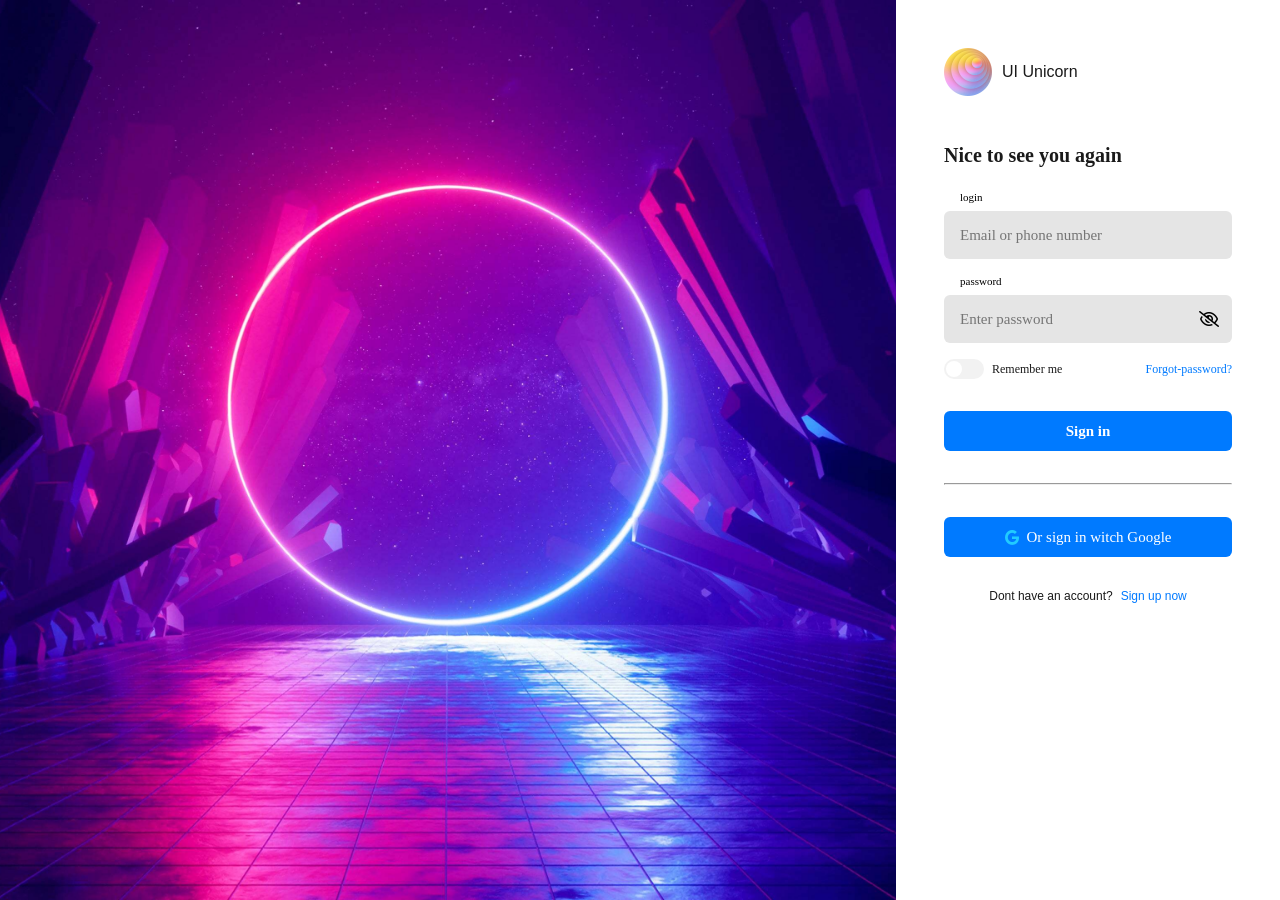
<file: login-register/index.html>
<!DOCTYPE html>
<html lang="en">
<head>
    <meta charset="UTF-8">
    <meta name="viewport" content="width=device-width, initial-scale=1.0">
    <title>login</title>
    <link rel="stylesheet" href="https://cdnjs.cloudflare.com/ajax/libs/font-awesome/6.5.2/css/all.min.css" 
    integrity="sha512-SnH5WK+bZxgPHs44uWIX+LLJAJ9/2PkPKZ5QiAj6Ta86w+fsb2TkcmfRyVX3pBnMFcV7oQPJkl9QevSCWr3W6A==" 
    crossorigin="anonymous" 
    referrerpolicy="no-referrer" 
    />
    <link rel="stylesheet" href="./asset/css/style.css">
</head>
<body>
    <div class="container">
        <div class="wrapper">
            <div class="img-login">
                <img src="./asset/img/119234579_169457918065236_755533166268046471_n-1.jpg" alt="">
            </div>
            <div class="form">
                <div class="top-form">
                    <img src="./asset/img/42b431df4d2e7424df1d501beabb799a.png" alt="">
                    <span>UI Unicorn</span>
                </div>
                <form action="" onsubmit="event.preventDefault()">
                    <div class="input-form">
                        <h3>Nice to see you again</h3>
                        <div class="item-input-form">
                            <div class="input-item">
                                <label for="" class="input-label"> login </label>
                                <input type="text" placeholder="Email or phone number" class="input-text">
                            </div>
                            <div class="input-item">
                                <label for="" class="input-label"> password </label>
                                <div class="password-form">
                                    <input type="password" placeholder="Enter password" class="input-password">
                                    <i class="fa-solid fa-eye eye-open" onclick="totalPassword()" style="display: none;"></i>
                                    <i class="fa-regular fa-eye-slash eye-close" onclick="totalPassword()"></i>
                                </div>
                            </div>
                            <div class="feature">
                                <div class="switcher">
                                    <input type="checkbox" id="check">
                                    <label for="check" class="swicht"></label>
                                    <label for="">Remember me</label>
                                </div>
                                <div class="forgot-password">
                                    <a href="">Forgot-password?</a>
                                </div>
                            </div>
                        </div>
                    </div>
                    <div class="btn-sign-in">
                        <button>Sign in</button>
                    </div>
                    <hr style="width: 100%; height: 0.5px; color: #E5E5E5;">
                    <div class="btn-or-sign-in">
                        <button><i class="fa-brands fa-google"></i>Or sign in witch Google</button>
                    </div>
                    <div class="bottom-form">
                        <span>Dont have an account?</span>
                        <a href="">Sign up now</a>
                    </div>
                </form>
            </div>
        </div>
    </div>
    <script src="./asset/js/main.js"></script>
</body>
</html>
</file>
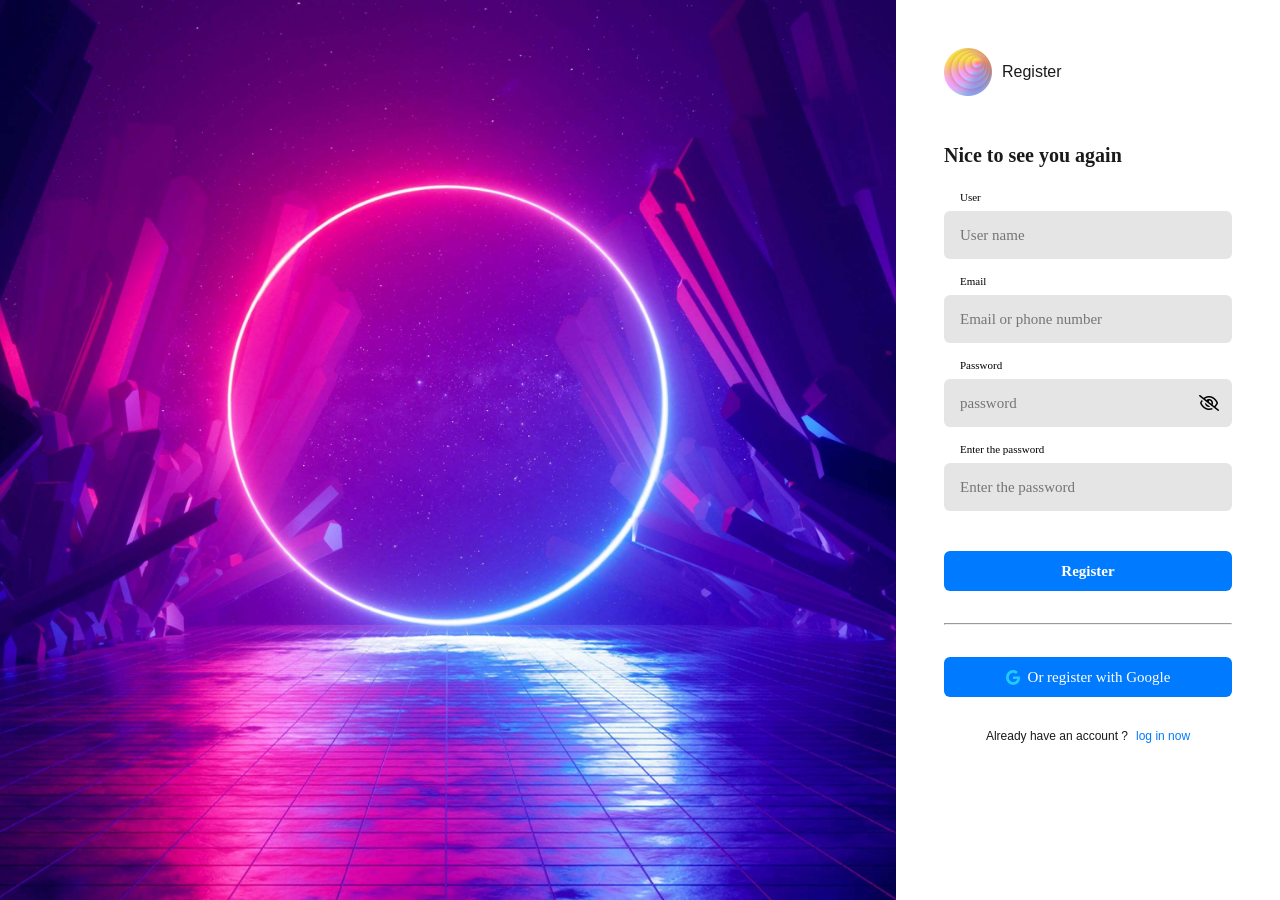
<file: login-register/Register.html>
<!DOCTYPE html>
<html lang="en">
<head>
    <meta charset="UTF-8">
    <meta name="viewport" content="width=device-width, initial-scale=1.0">
    <title>register</title>
    <link rel="stylesheet" href="https://cdnjs.cloudflare.com/ajax/libs/font-awesome/6.5.2/css/all.min.css" 
    integrity="sha512-SnH5WK+bZxgPHs44uWIX+LLJAJ9/2PkPKZ5QiAj6Ta86w+fsb2TkcmfRyVX3pBnMFcV7oQPJkl9QevSCWr3W6A==" 
    crossorigin="anonymous" 
    referrerpolicy="no-referrer" 
    />
    <link rel="stylesheet" href="./asset/css/register.css">
    <link rel="stylesheet" href="./asset/css/common.css">
</head>
<body>
    <div class="container">
        <div class="wrapper">
            <div class="img-login">
                <img src="./asset/img/119234579_169457918065236_755533166268046471_n-1.jpg" alt="">
            </div>
            <div class="form">
                <div class="top-form">
                    <img src="./asset/img/42b431df4d2e7424df1d501beabb799a.png" alt="">
                    <span>Register</span>
                </div>
                <form action="" onsubmit="event.preventDefault()">
                    <div class="input-form">
                        <h3>Nice to see you again</h3>
                        <div class="item-input-form">
                            <div class="input-item">
                                <label for="" class="input-label"> User </label>
                                <input type="text" placeholder="User name" class="input-text" name='username' id="user">
                            </div>
                            <div class="input-item">
                                <label for="" class="input-label"> Email </label>
                                <input type="text" placeholder="Email or phone number" class="input-text" name='email' id="email">
                            </div>
                            <div class="input-item">
                                <label for="" class="input-label"> Password </label>
                                <div class="password-form">
                                    <input type="password" placeholder="password" class="input-password" name='password' id="password">
                                    <i class="fa-solid fa-eye eye-open" onclick="totalPassword()" style="display: none;"></i>
                                    <i class="fa-regular fa-eye-slash eye-close" onclick="totalPassword()"></i>
                                </div>
                            </div>
                            <div class="input-item">
                                <label for="" class="input-label"> Enter the password </label>
                                <div class="password-form">
                                    <input type="password" placeholder="Enter the password" class="input-password" name='confirmPassword' id="confirmPassword">
                                </div>
                                <span id="text-err"></span>
                            </div>
                            <!-- <div class="feature">
                                <div class="switcher">
                                    <input type="checkbox" id="check">
                                    <label for="check" class="swicht"></label>
                                    <label for="">Remember me</label>
                                </div>
                                <div class="forgot-password">
                                    <a href=""></a>
                                </div>
                            </div> -->
                        </div>
                    </div>
                    <div class="btn-sign-in">
                        <button onclick="checkErr()">Register</button>
                    </div>
                    <hr style="width: 100%; height: 0.5px; color: #E5E5E5;">
                    <div class="btn-or-sign-in">
                        <button><i class="fa-brands fa-google"></i>Or register with Google</button>
                    </div>
                    <div class="bottom-form">
                        <span>Already have an account ? </span>
                        <a href="./Login.html">log in now</a>
                    </div>
                </form>
            </div>
        </div>
    </div>
    <script src="./asset/js/register.js"></script>
    <script src="./asset/js/main.js"></script>
</body>
</html>
</file>
<file: login-register/asset/css/style.css>
*{
    padding: 0;
    margin: 0;
    box-sizing: border-box;
    font-family: Arial, Helvetica, sans-serif;
}

.container{
    width: 100%;
    height: 100vh;
    background-color: white;
}

.wrapper{
    display: flex;
    width: 100%;
    height: 100%;
}

.img-login{
    width: 70%;
    height: 100%;
}
.img-login img{
    width: 100%;
    height: 100%;
    display: block;
    object-fit: cover;
}

.form{
    width: 30%;
    height: 100%;
    padding: 48px;
    display: flex;
    flex-direction: column;
    gap: 48px;
}

.form .top-form{
    height: 48px;
    display: flex;
    margin-right: auto;
}

.form .top-form img{
    width: 48px;
    height: 48px;
}

.form .top-form span{
    line-height: 48px;
    color: #1A1A1A;
    margin-left: 10px;
}

.form form{
    display: flex;
    flex-direction: column;
    gap: 32px;
}

.form form h3{
    font-family: poppins;
    font-weight: 600;
    font-size: 20px;
    color: #1A1A1A;
}

.form form .input-label{
    padding: 0 16px 0 16px;
    width: 100%;
    height: 12px;
    font-size: 11px;
    font-family: SF Pro Display;
    font-weight: 400;
}
.form form .input-password,
.form form .input-text{
    width: 100%;
    height: 48px;
    padding: 8px 8px 8px 16px;
    font-size: 15px;
    font-weight: 400;
    font-family: Roboto;
    color: #808080;
    background-color: #E5E5E5;
    border: 0.5px;
    border-radius: 6px;
    display: flex;
    justify-content: space-between;
}

.form form .input-form{
    display: flex;
    flex-direction: column;
    gap: 24px;
}
.form form .input-form .item-input-form {
    display: grid;
    gap: 16px;
}
.form form .input-form .item-input-form .input-item{
    display: grid;
    gap: 8px;
}
.input-form .input-item .password-form{
    display: flex;
    position: relative;
}
.input-form .input-item .password-form i{
    position: absolute;
    top: 50%;
    right: 5px;
    transform: translateY(-50%);
    cursor: pointer;
    padding: 8px;
}
.feature{
    display: flex;
    gap: 16px;
    justify-content: space-between;
    width: 100%;
}
.feature .forgot-password{
    height: 20px;
}
.feature .forgot-password a{
    line-height: 20px;
    font-size: 12px;
    font-family: SF Pro Display;
    font-weight: 400;
    text-decoration: none;
    color: #007AFF;
}
.switcher{
    display: flex;
    gap: 8px;
    align-items: center;
}
.switcher label:last-child{
    font-family: SF Pro Display;
    font-weight: 400;
    font-size: 12px;
    line-height: 20px;
    color: #1A1A1A;
}
.swicht{
    width: 40px !important;
    height: 20px;
    background-color: #F2F2F2;
    border-radius: 40px;
    cursor: pointer;
    position: relative;
    display: block;
    transition: 0.3s;
    border: #E5E5E5;
}
.swicht::before{
    position: absolute;
    content: '';
    width: 16px;
    height: 16px;
    background-color: #fff;
    border-radius: 40px;
    top: 2px;
    left: 2px;
    transition: 0.3s;
}
#check{
    display: none;
}
#check:checked + .swicht{
    background-color: #2196F3;
}
#check:checked + .swicht::before{
    transform: translateX(20px);
}
.btn-sign-in button{
    background-color: #007AFF;
    border: 0;
    width: 100%;
    height: 40px;
    border-radius: 6px;
    padding: 10px 24px;
    font-size: 15px;
    font-family: Roboto;
    font-weight: 700;
    color: #FFFFFF;
}
.btn-or-sign-in button{
    display: flex;
    align-items: center;
    justify-content: center;
    gap: 8px;
    background-color: #007AFF;
    border: 0;
    width: 100%;
    height: 40px;
    border-radius: 6px;
    padding: 10px 24px;
    font-size: 15px;
    font-family: SF Pro Display;
    font-weight: 400;
    color: #FFFFFF;
}
.btn-or-sign-in button i{
    color: rgb(33, 203, 255);
}
.bottom-form{
    display: flex;
    gap: 8px;
    justify-content: center;
    font-size: 12px;
    font-family: SF Pro Display;
    font-weight: 400;
    color: #1A1A1A;
}
.bottom-form a{
    text-decoration: none;
    color: #007AFF;
}
@media (min-width: 1024px){

}
@media (min-width: 740px) and (max-width:1024px){
    .img-login{
        width: 60%;
    }
    .form{
        width: 40%;
        height: 100%;
        padding: 48px;
        display: flex;
        flex-direction: column;
        gap: 30px;
    }
}
@media (max-width: 740px){
    .img-login {
        display: none;
    }
    .form{
        width: 100%;
        display: flex;
        flex-direction: column-reverse;
        justify-content: flex-end;
    }
    .form .top-form{
        margin: 0 auto;
    }
}
</file>
<file: login-register/asset/css/register.css>
*{
    padding: 0;
    margin: 0;
    box-sizing: border-box;
    font-family: Arial, Helvetica, sans-serif;
}

.container{
    width: 100%;
    height: 100vh;
    background-color: white;
}

.wrapper{
    display: flex;
    width: 100%;
    height: 100%;
}

.img-login{
    width: 70%;
    height: 100%;
}
.img-login img{
    width: 100%;
    height: 100%;
    display: block;
    object-fit: cover;
}

.form{
    width: 30%;
    height: 100%;
    padding: 48px;
    display: flex;
    flex-direction: column;
    gap: 48px;
}

.form .top-form{
    height: 48px;
    display: flex;
    margin-right: auto;
}

.form .top-form img{
    width: 48px;
    height: 48px;
}

.form .top-form span{
    line-height: 48px;
    color: #1A1A1A;
    margin-left: 10px;
}

.form form{
    display: flex;
    flex-direction: column;
    gap: 32px;
}

.form form h3{
    font-family: poppins;
    font-weight: 600;
    font-size: 20px;
    color: #1A1A1A;
}

.form form .input-label{
    padding: 0 16px 0 16px;
    width: 100%;
    height: 12px;
    font-size: 11px;
    font-family: SF Pro Display;
    font-weight: 400;
}
.form form .input-password,
.form form .input-text{
    width: 100%;
    height: 48px;
    padding: 8px 8px 8px 16px;
    font-size: 15px;
    font-weight: 400;
    font-family: Roboto;
    color: #808080;
    background-color: #E5E5E5;
    border: 0.5px;
    border-radius: 6px;
    display: flex;
    justify-content: space-between;
}

.form form .input-form{
    display: flex;
    flex-direction: column;
    gap: 24px;
}
.form form .input-form .item-input-form {
    display: grid;
    gap: 16px;
}
.form form .input-form .item-input-form .input-item{
    display: grid;
    gap: 8px;
}
.input-form .input-item .password-form{
    display: flex;
    position: relative;
}
.input-form .input-item .password-form i{
    position: absolute;
    top: 50%;
    right: 5px;
    transform: translateY(-50%);
    cursor: pointer;
    padding: 8px;
}
.feature{
    display: flex;
    gap: 16px;
    justify-content: space-between;
    width: 100%;
}
.feature .forgot-password{
    height: 20px;
}
.feature .forgot-password a{
    line-height: 20px;
    font-size: 12px;
    font-family: SF Pro Display;
    font-weight: 400;
    text-decoration: none;
    color: #007AFF;
}
.switcher{
    display: flex;
    gap: 8px;
    align-items: center;
}
.switcher label:last-child{
    font-family: SF Pro Display;
    font-weight: 400;
    font-size: 12px;
    line-height: 20px;
    color: #1A1A1A;
}
.swicht{
    width: 40px !important;
    height: 20px;
    background-color: #F2F2F2;
    border-radius: 40px;
    cursor: pointer;
    position: relative;
    display: block;
    transition: 0.3s;
    border: #E5E5E5;
}
.swicht::before{
    position: absolute;
    content: '';
    width: 16px;
    height: 16px;
    background-color: #fff;
    border-radius: 40px;
    top: 2px;
    left: 2px;
    transition: 0.3s;
}
#check{
    display: none;
}
#check:checked + .swicht{
    background-color: #2196F3;
}
#check:checked + .swicht::before{
    transform: translateX(20px);
}
.btn-sign-in button{
    background-color: #007AFF;
    border: 0;
    width: 100%;
    height: 40px;
    border-radius: 6px;
    padding: 10px 24px;
    font-size: 15px;
    font-family: Roboto;
    font-weight: 700;
    color: #FFFFFF;
}
.btn-or-sign-in button{
    display: flex;
    align-items: center;
    justify-content: center;
    gap: 8px;
    background-color: #007AFF;
    border: 0;
    width: 100%;
    height: 40px;
    border-radius: 6px;
    padding: 10px 24px;
    font-size: 15px;
    font-family: SF Pro Display;
    font-weight: 400;
    color: #FFFFFF;
}
.btn-or-sign-in button i{
    color: rgb(33, 203, 255);
}
.bottom-form{
    display: flex;
    gap: 8px;
    justify-content: center;
    font-size: 12px;
    font-family: SF Pro Display;
    font-weight: 400;
    color: #1A1A1A;
}
.bottom-form a{
    text-decoration: none;
    color: #007AFF;
}
@media (min-width: 1024px){

}
@media (min-width: 740px) and (max-width:1024px){
    .img-login{
        width: 60%;
    }
    .form{
        width: 40%;
        height: 100%;
        padding: 48px;
        display: flex;
        flex-direction: column;
        gap: 30px;
    }
}
@media (max-width: 740px){
    .img-login {
        display: none;
    }
    .form{
        width: 100%;
        display: flex;
        flex-direction: column-reverse;
        justify-content: flex-end;
    }
    .form .top-form{
        margin: 0 auto;
    }
}
</file>
<file: login-register/asset/css/common.css>
.error {
    color: red !important;
    border: 1px solid red !important;
}
#text-err{
    color: red;
    font-family: poppins;
}
</file>
